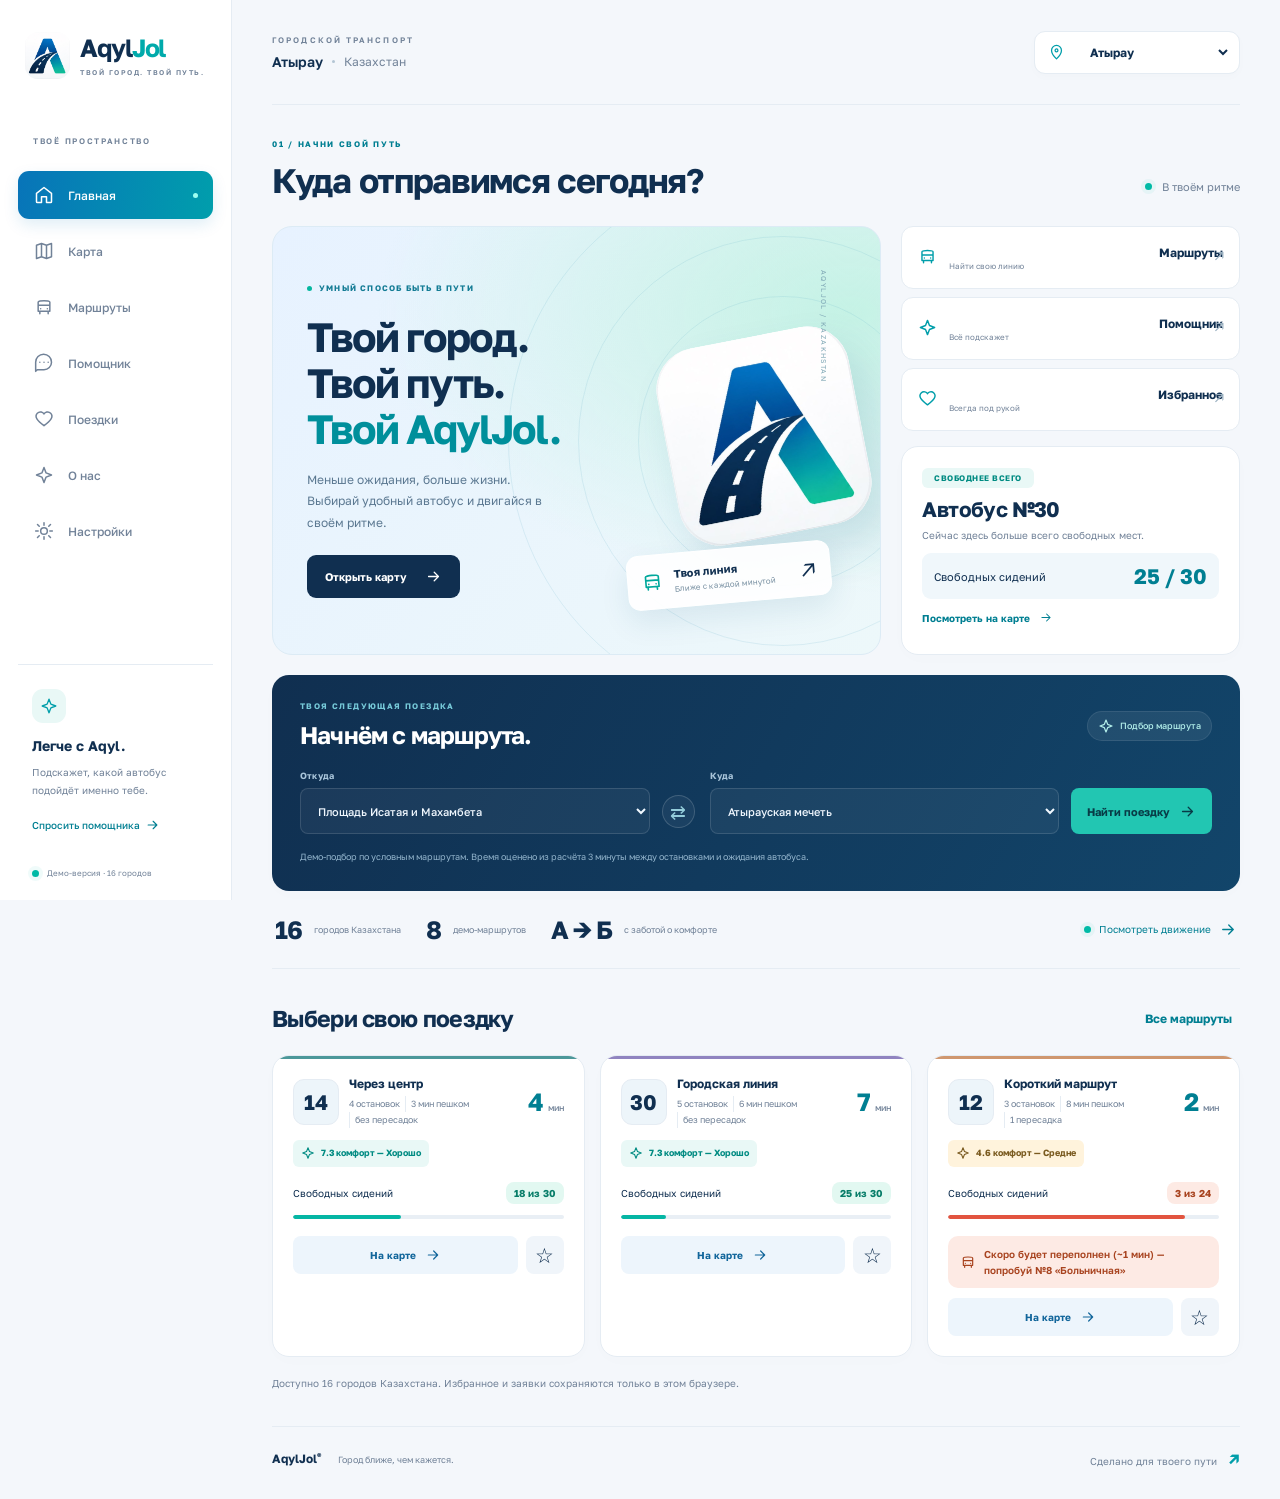
<file: index.html>
<!doctype html><html lang="ru"><head><meta charset="UTF-8"><meta name="viewport" content="width=device-width,initial-scale=1,viewport-fit=cover"><meta name="theme-color" content="#006d70"><title>AqylJol — Главная</title><link rel="stylesheet" href="style.css"><link rel="stylesheet" href="enhanced.css"><link rel="stylesheet" href="brand.css"><link rel="icon" type="image/svg+xml" href="assets/aqyljol-icon.svg"></head><body data-page="home"><header id="header" class="topbar"></header><main id="app" class="shell"></main><nav id="nav" class="nav" aria-label="Основная навигация"></nav><div id="toast" class="toast" role="status"></div><script src="enhanced.js" defer></script><script src="script.js" defer></script><script src="brand.js" defer></script></body></html>
</file>
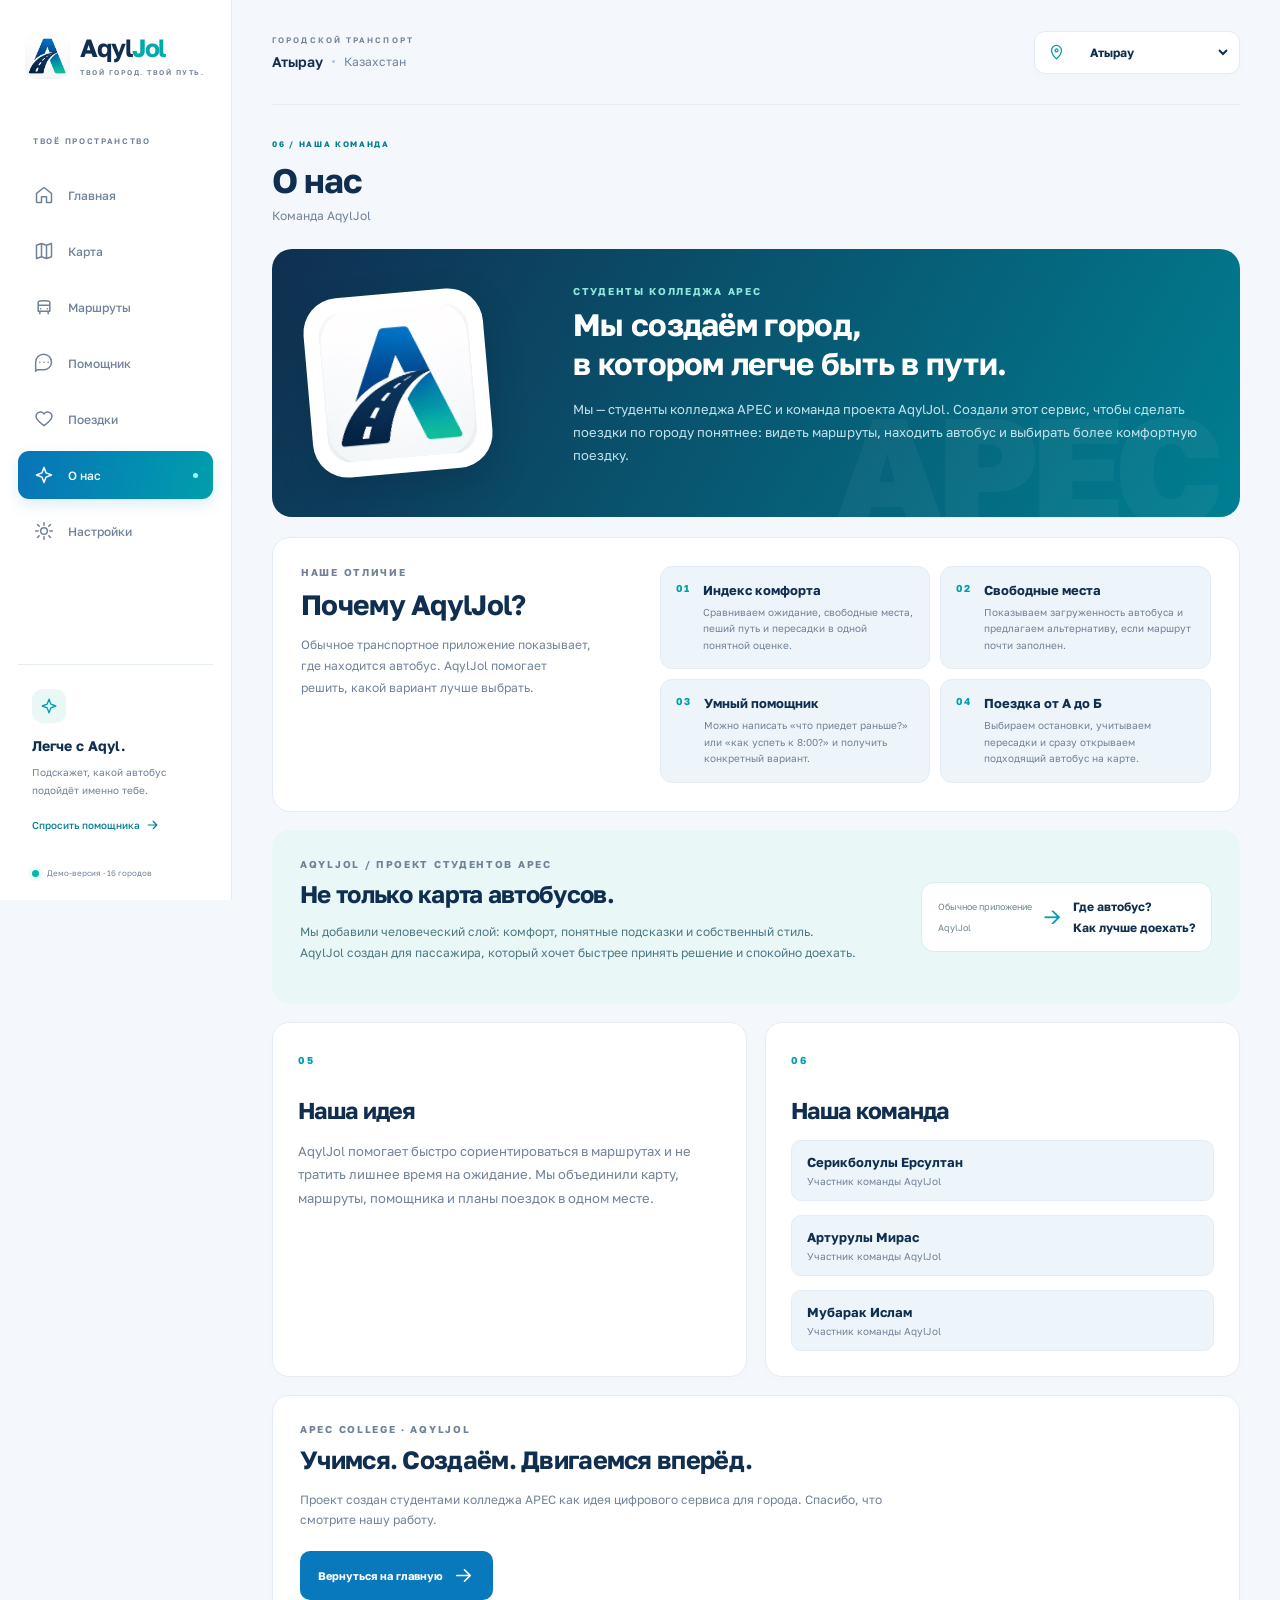
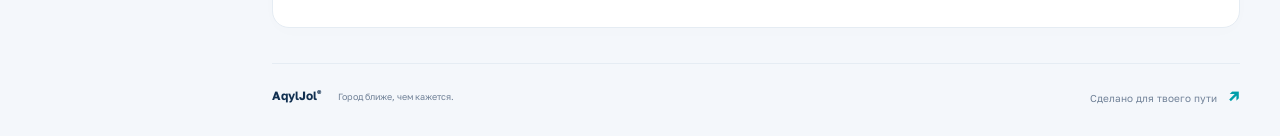
<file: about.html>
<!doctype html><html lang="ru"><head><meta charset="UTF-8"><meta name="viewport" content="width=device-width,initial-scale=1,viewport-fit=cover"><meta name="theme-color" content="#007f92"><title>AqylJol — О нас</title><link rel="stylesheet" href="style.css"><link rel="stylesheet" href="enhanced.css"><link rel="stylesheet" href="brand.css"><link rel="icon" type="image/svg+xml" href="assets/aqyljol-icon.svg"></head><body data-page="about"><header id="header" class="topbar"></header><main id="app" class="shell"></main><nav id="nav" class="nav" aria-label="Основная навигация"></nav><div id="toast" class="toast" role="status"></div><script src="enhanced.js" defer></script><script src="script.js" defer></script><script src="brand.js" defer></script></body></html>
</file>
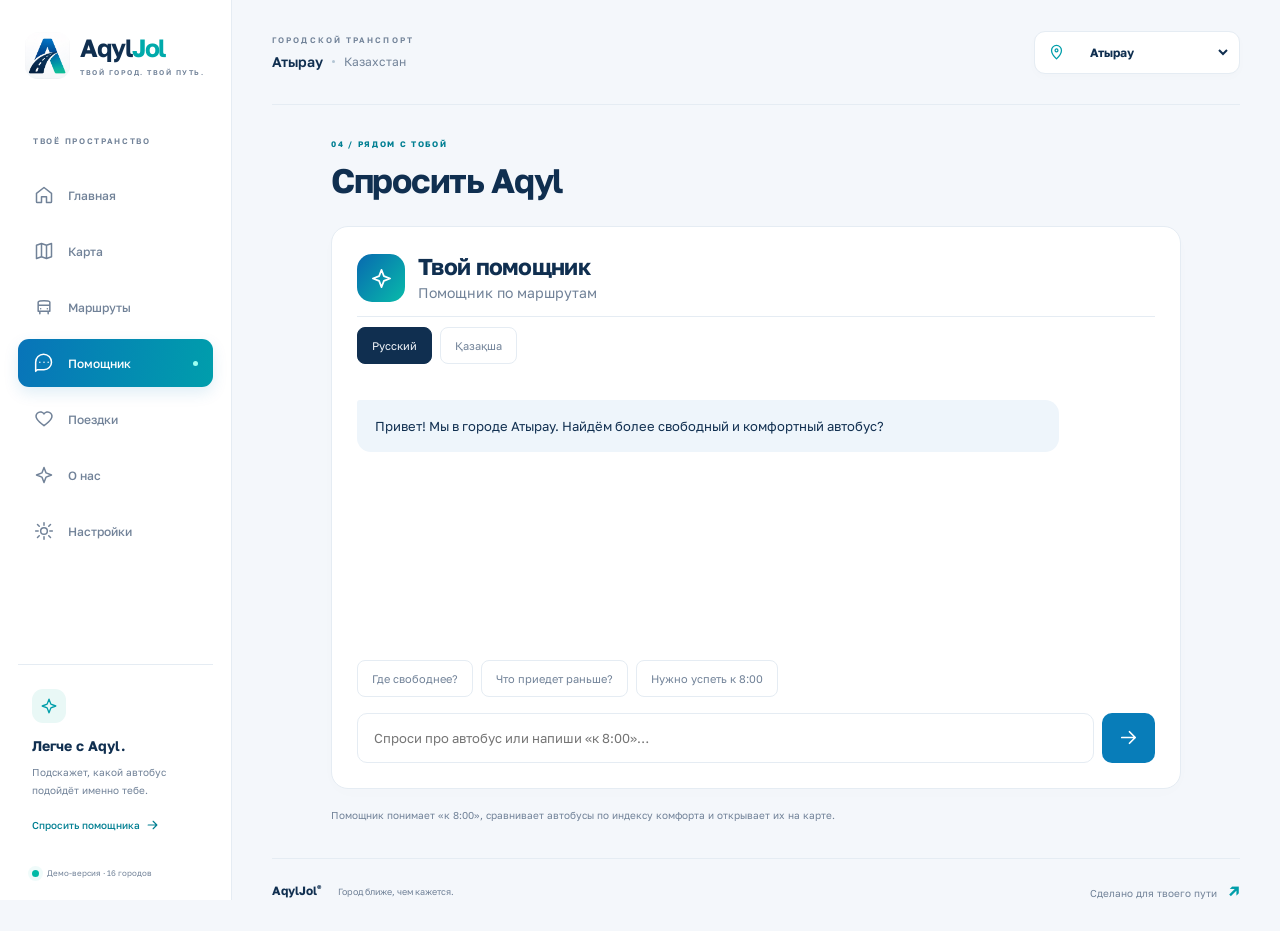
<file: assistant.html>
<!doctype html><html lang="ru"><head><meta charset="UTF-8"><meta name="viewport" content="width=device-width,initial-scale=1,viewport-fit=cover"><meta name="theme-color" content="#006d70"><title>AqylJol — Помощник</title><link rel="stylesheet" href="style.css"><link rel="stylesheet" href="enhanced.css"><link rel="stylesheet" href="brand.css"><link rel="icon" type="image/svg+xml" href="assets/aqyljol-icon.svg"></head><body data-page="assistant"><header id="header" class="topbar"></header><main id="app" class="shell"></main><nav id="nav" class="nav" aria-label="Основная навигация"></nav><div id="toast" class="toast" role="status"></div><script src="enhanced.js" defer></script><script src="script.js" defer></script><script src="brand.js" defer></script></body></html>
</file>
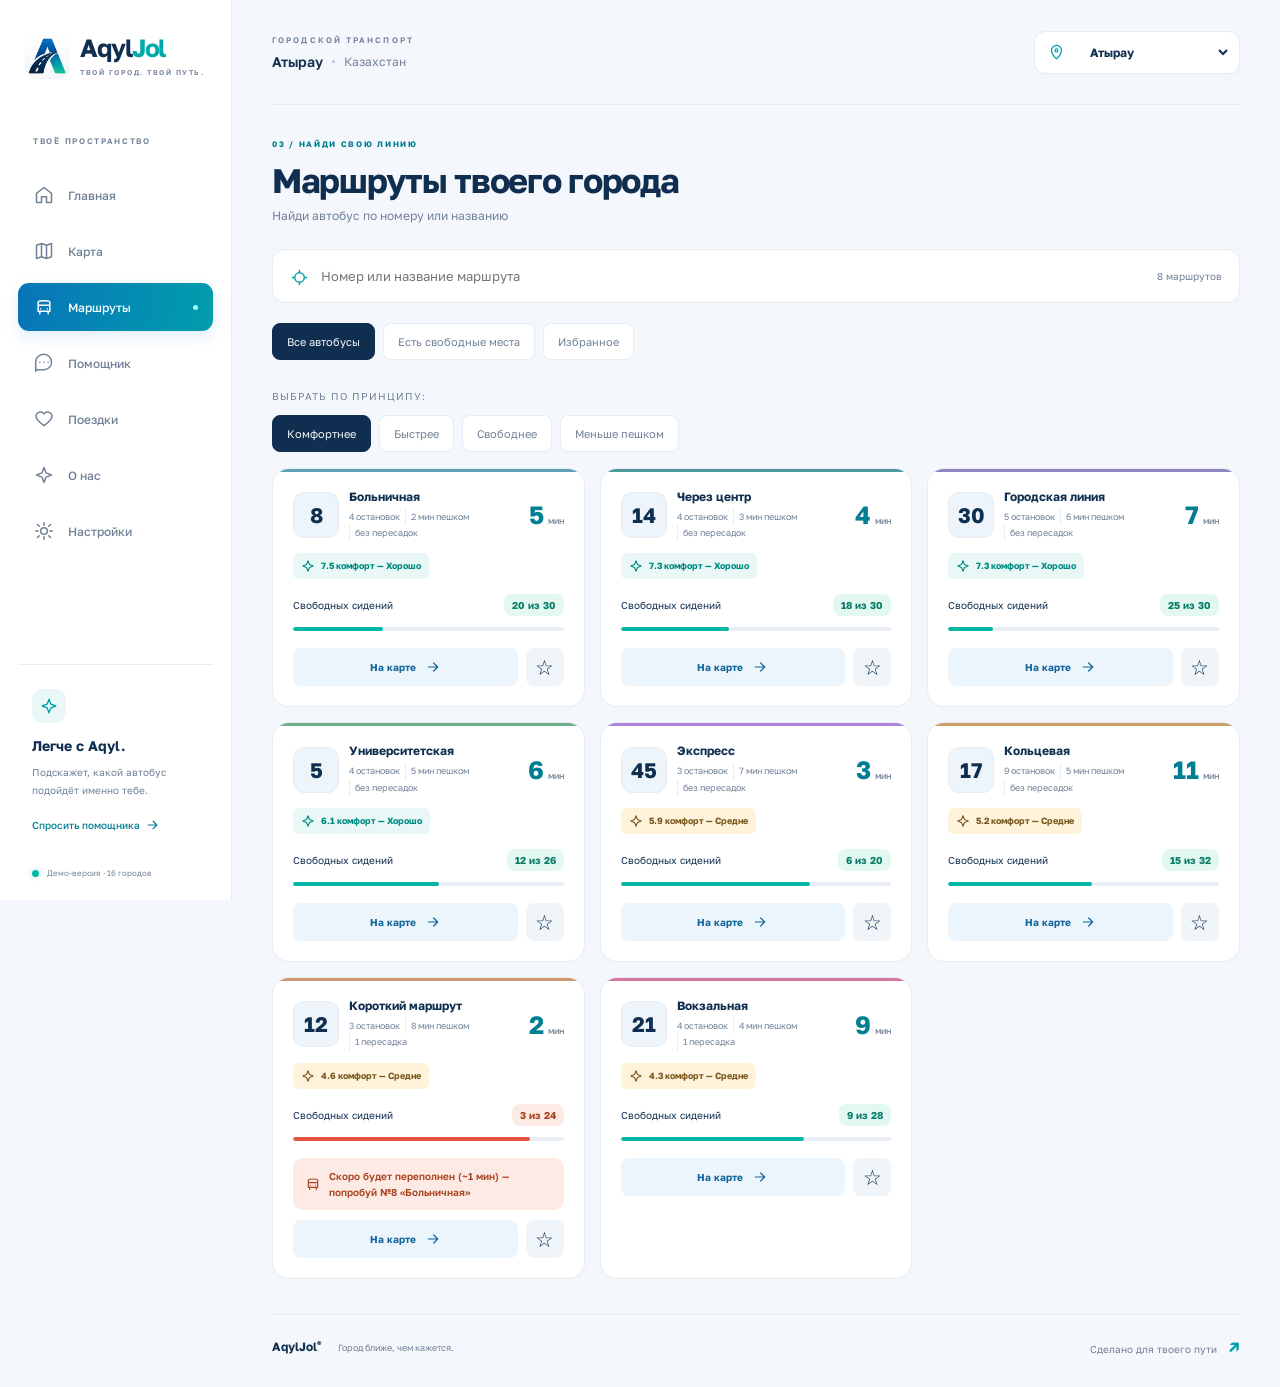
<file: routes.html>
<!doctype html><html lang="ru"><head><meta charset="UTF-8"><meta name="viewport" content="width=device-width,initial-scale=1,viewport-fit=cover"><meta name="theme-color" content="#006d70"><title>AqylJol — Маршруты</title><link rel="stylesheet" href="style.css"><link rel="stylesheet" href="enhanced.css"><link rel="stylesheet" href="brand.css"><link rel="icon" type="image/svg+xml" href="assets/aqyljol-icon.svg"></head><body data-page="routes"><header id="header" class="topbar"></header><main id="app" class="shell"></main><nav id="nav" class="nav" aria-label="Основная навигация"></nav><div id="toast" class="toast" role="status"></div><script src="enhanced.js" defer></script><script src="script.js" defer></script><script src="brand.js" defer></script></body></html>
</file>
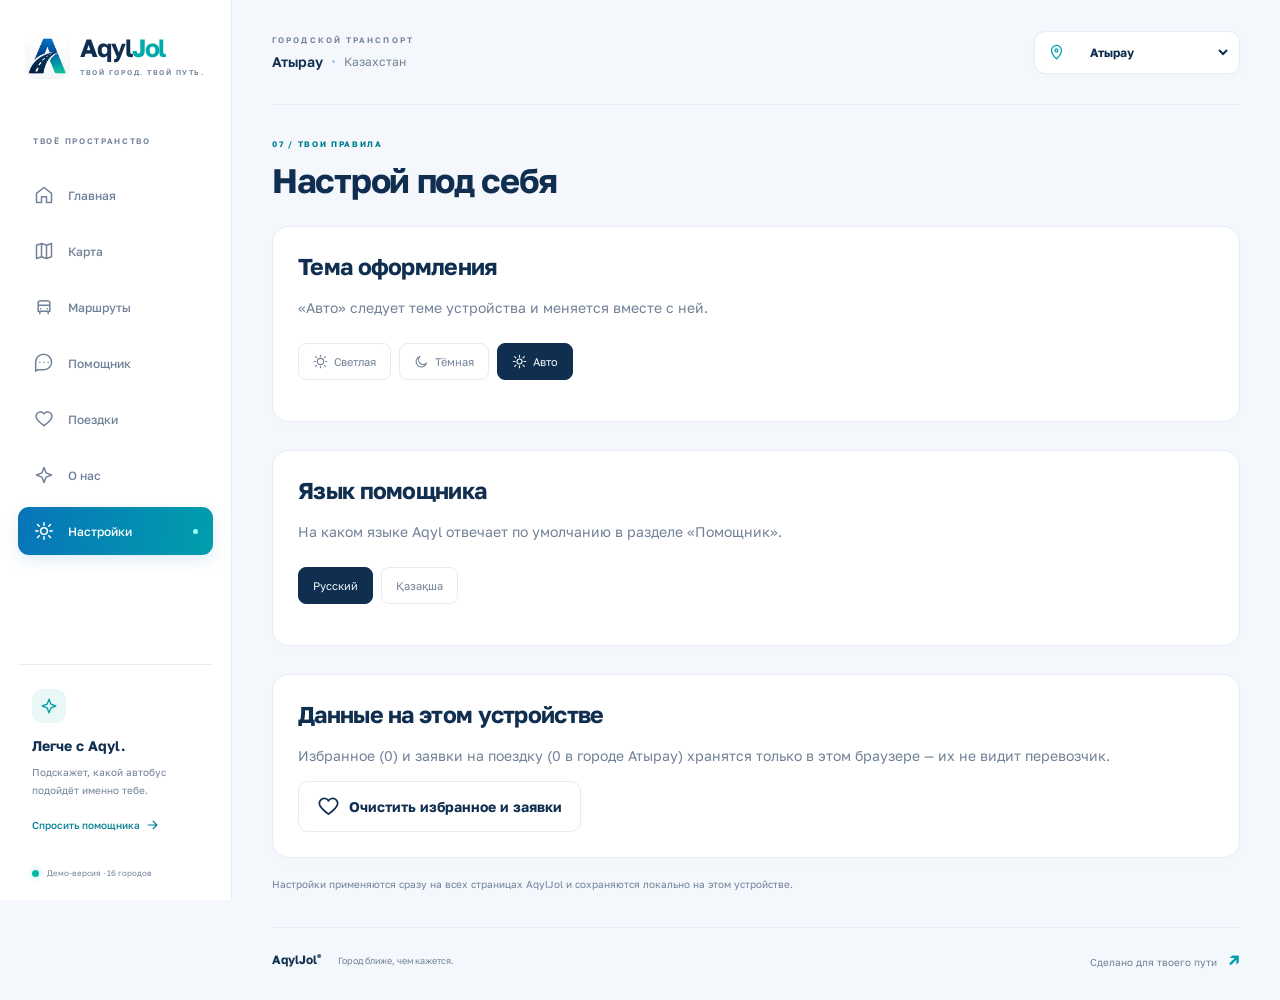
<file: settings.html>
<!doctype html><html lang="ru"><head><meta charset="UTF-8"><meta name="viewport" content="width=device-width,initial-scale=1,viewport-fit=cover"><meta name="theme-color" content="#006d70"><title>AqylJol — Настройки</title><link rel="stylesheet" href="style.css"><link rel="stylesheet" href="enhanced.css"><link rel="stylesheet" href="brand.css"><link rel="icon" type="image/svg+xml" href="assets/aqyljol-icon.svg"></head><body data-page="settings"><header id="header" class="topbar"></header><main id="app" class="shell"></main><nav id="nav" class="nav" aria-label="Основная навигация"></nav><div id="toast" class="toast" role="status"></div><script src="enhanced.js" defer></script><script src="script.js" defer></script><script src="brand.js" defer></script></body></html>
</file>
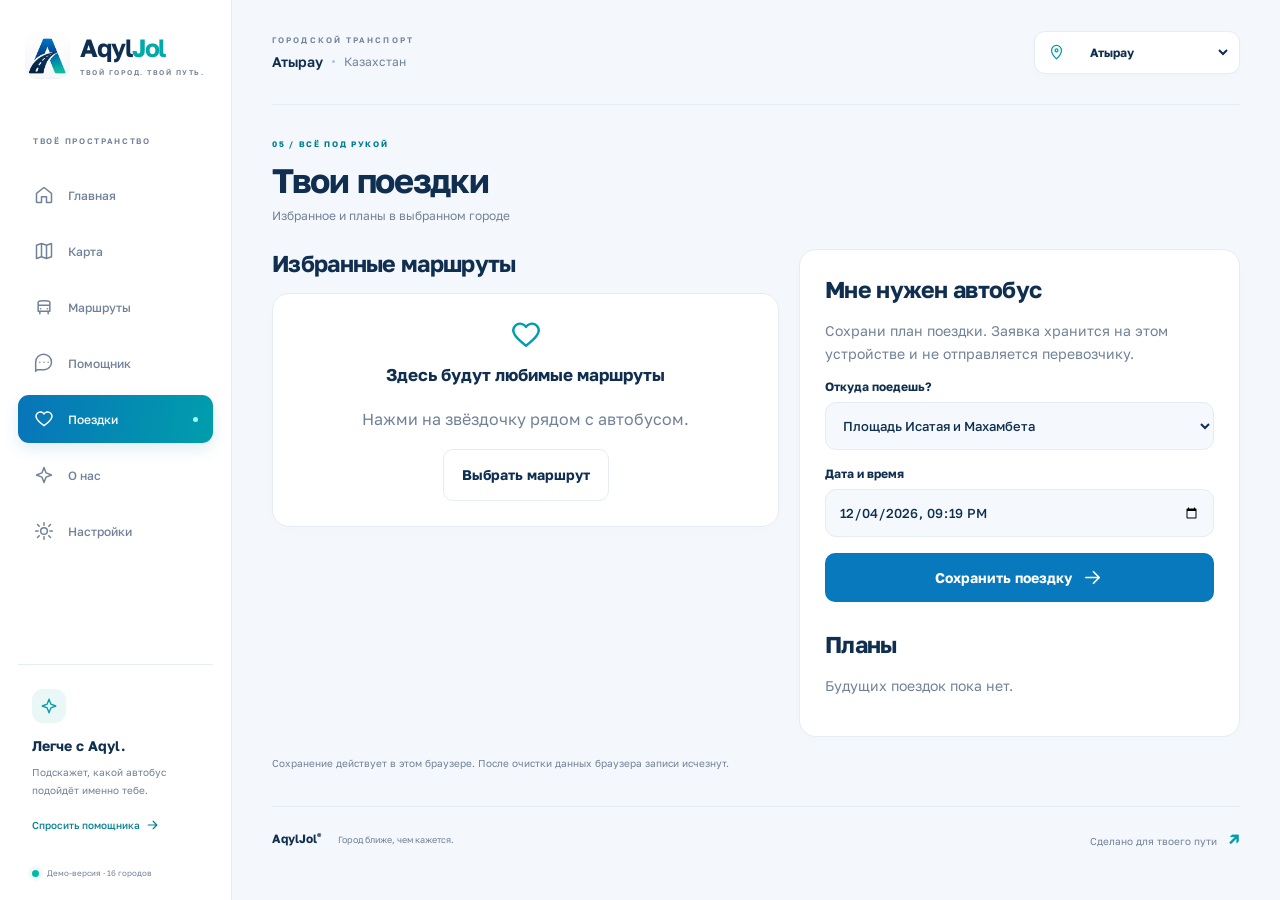
<file: trips.html>
<!doctype html><html lang="ru"><head><meta charset="UTF-8"><meta name="viewport" content="width=device-width,initial-scale=1,viewport-fit=cover"><meta name="theme-color" content="#006d70"><title>AqylJol — Мои поездки</title><link rel="stylesheet" href="style.css"><link rel="stylesheet" href="enhanced.css"><link rel="stylesheet" href="brand.css"><link rel="icon" type="image/svg+xml" href="assets/aqyljol-icon.svg"></head><body data-page="trips"><header id="header" class="topbar"></header><main id="app" class="shell"></main><nav id="nav" class="nav" aria-label="Основная навигация"></nav><div id="toast" class="toast" role="status"></div><script src="enhanced.js" defer></script><script src="script.js" defer></script><script src="brand.js" defer></script></body></html>
</file>
<file: style.css>
@import url('https://fonts.googleapis.com/css2?family=Golos+Text:wght@400;500;600;700;800&family=Oswald:wght@500;600;700&display=swap');
:root{font-family:'Golos Text',Arial,sans-serif;font-synthesis:none;--display:'Oswald','Golos Text',Arial,sans-serif;--ink:#122120;--teal:#00747a;--teal-strong:#00565b;--lime:#c9f24e;--amber:#e0a53c;--coral:#e2543f;--muted:#5c7570;--line:#d9e3dd;--bg:#eef3ee;--card:#ffffff;--surface:#e7efe9;--input-bg:#f3f7f3;--chip-bg:#ffffff;--nav-bg:#ffffff;--toast-bg:#122120;--toast-ink:#ffffff;--hero-bg:#0d201d;--hero-ink:#a9c9c2;--hero-line:#2d4744;--badge-bg:#e2efe9;--badge-ink:#1f6a5f;--notice-bg:#fff3dc;--notice-ink:#7a5a1f;--notice-line:#ecdcb2;--seatlabel-bg:#e2f2e7;--seatlabel-ink:#1c7a53;--seatlabel-busy-bg:#fdeae4;--seatlabel-busy-ink:#a8431f;--seatbar-bg:#e5ede6;--seatbar-fill:#1f9e7c;--star-bg:#eef3ee;--star-saved-bg:#f2f7cf;--star-saved-ink:#5c7412;--bubble-bg:#e7efe9;--mini-bg:#e2efe9;--storage-warn-bg:#fff1d8;--shadow:#0c221e1f;--map-bg:#dbe6e0}
:root[data-theme="dark"]{--ink:#e9f2ee;--teal:#4fd0c8;--teal-strong:#2fb2aa;--lime:#c9f24e;--amber:#f0b95a;--coral:#ff7a63;--muted:#8fa79f;--line:#1e332e;--bg:#081312;--card:#0f1e1b;--surface:#132a25;--input-bg:#132a25;--chip-bg:#112420;--nav-bg:#0b1917;--toast-bg:#e9f2ee;--toast-ink:#081312;--hero-bg:#04120f;--hero-ink:#8fb3ab;--hero-line:#1c3532;--badge-bg:#123330;--badge-ink:#78d8c8;--notice-bg:#2a2412;--notice-ink:#e9cf7a;--notice-line:#4a3f1c;--seatlabel-bg:#0f3327;--seatlabel-ink:#6bd9ad;--seatlabel-busy-bg:#3a2415;--seatlabel-busy-ink:#f0a96a;--seatbar-bg:#16302a;--seatbar-fill:#38b090;--star-bg:#132a25;--star-saved-bg:#2c3413;--star-saved-ink:#c9e06a;--bubble-bg:#132a25;--mini-bg:#0f2b25;--storage-warn-bg:#3a2f12;--shadow:#00000066;--map-bg:#0b1917}
*{box-sizing:border-box}
html{background:var(--bg)}
body{margin:0;background:var(--bg);color:var(--ink);transition:background-color .2s ease,color .2s ease}
a{color:inherit;text-decoration:none}
button,input,select{font:inherit}
button,a,input,select{-webkit-tap-highlight-color:transparent}
button,select{cursor:pointer}
button{color:inherit}
button:disabled{opacity:.5;cursor:wait}
:focus-visible{outline:3px solid var(--teal);outline-offset:3px}
.topbar{height:86px;max-width:1140px;margin:auto;display:flex;align-items:center;justify-content:space-between;padding:calc(env(safe-area-inset-top,0px) + 8px) 24px 0}
.brand{font-family:var(--display);font-weight:700;font-size:26px;letter-spacing:.2px;display:flex;gap:10px;align-items:center}
.brand b{color:var(--teal)}
.brandmark{background:var(--ink);color:var(--lime);width:38px;height:38px;display:grid;place-items:center;border-radius:11px;font-size:22px;font-family:var(--display);font-weight:700}
.citylabel{display:flex;gap:9px;align-items:center;font-size:14px;color:var(--muted)}
.citylabel select{border:0;background:var(--card);color:var(--ink);padding:12px 30px 12px 12px;border-radius:12px;font-weight:700;max-width:180px}
.shell{max-width:1092px;margin:auto;padding:4px 24px 130px}
.pageheading{display:flex;justify-content:space-between;align-items:center;gap:12px;margin:20px 0 24px}
h1{font-family:var(--display);font-weight:700;font-size:38px;letter-spacing:.2px;line-height:1.05;margin:0}
h2{font-family:var(--display);font-weight:700;font-size:24px;letter-spacing:.2px;margin:0 0 15px}
h3{font-size:17px;margin:0;font-weight:700}
.muted{color:var(--muted);font-size:14px;line-height:1.65}
.tag{display:inline-flex;align-items:center;gap:6px;padding:5px 12px;border-radius:8px;background:var(--badge-bg);color:var(--badge-ink);font-size:13px;font-weight:700;margin-bottom:10px}
.badge{display:inline-flex;align-items:center;gap:6px;padding:6px 10px;border-radius:20px;background:var(--badge-bg);color:var(--badge-ink);font-size:12px;font-weight:700;white-space:nowrap}
.hero{background:var(--hero-bg);color:#fff;border-radius:18px;padding:32px;position:relative;overflow:hidden}
.hero-line{position:absolute;top:0;right:-4%;width:58%;height:100%;opacity:.85;pointer-events:none}
.hero h1{position:relative;font-size:42px;max-width:480px}
.hero p{position:relative;color:var(--hero-ink);line-height:1.65;font-size:14px;max-width:440px;margin:16px 0 22px}
.hero .hero-tag{position:relative;display:inline-block;color:var(--lime);margin-bottom:16px;font-size:12px;font-weight:700;border:1px solid var(--hero-line);border-radius:8px;padding:7px 11px}
.hero .primary{position:relative;background:var(--lime);color:#132018}
.primary,.secondary,.linkbutton{border:0;border-radius:11px;min-height:46px;padding:13px 18px;font-weight:700;font-size:14px;display:inline-flex;align-items:center;justify-content:center;gap:9px}
.primary{background:var(--ink);color:var(--lime)}
:root[data-theme="dark"] .primary{background:var(--teal);color:#04120f}
.secondary{background:transparent;color:var(--ink);border:1.5px solid var(--line)}
.linkbutton{background:transparent;color:var(--teal-strong);padding:8px;min-height:44px}
:root[data-theme="dark"] .linkbutton{color:var(--teal)}
.full{width:100%}
.card{background:var(--card);border:1px solid var(--line);border-radius:16px;padding:22px}
.twocol{display:grid;grid-template-columns:1.15fr 1fr;gap:20px}
.section{margin-top:28px}
.sectiontitle{display:flex;justify-content:space-between;align-items:center;gap:12px;margin-bottom:14px}
.sectiontitle h2{margin:0}
.quickgrid{display:grid;grid-template-columns:repeat(3,1fr);gap:12px;margin:20px 0}
.quick{background:var(--card);border:1px solid var(--line);border-radius:14px;padding:17px 12px;display:flex;flex-direction:column;gap:13px;font-size:14px;font-weight:700;color:var(--ink)}
.quick .icon{color:var(--teal)}
.icon{width:23px;height:23px;flex-shrink:0;vertical-align:middle}
.nav{position:fixed;bottom:16px;left:50%;transform:translateX(-50%);width:min(580px,calc(100% - 28px));z-index:1100;background:var(--nav-bg);border:1px solid var(--line);border-radius:20px;box-shadow:0 10px 40px var(--shadow);display:flex;padding:9px 6px;padding-bottom:max(9px,env(safe-area-inset-bottom))}
.nav a{flex:1;display:flex;align-items:center;flex-direction:column;justify-content:center;gap:6px;min-height:54px;border-radius:12px;font-size:12px;color:var(--muted);font-weight:600}
.nav a.active{background:var(--ink);color:var(--lime)}
:root[data-theme="dark"] .nav a.active{background:var(--teal);color:#04120f}
.nav .icon{width:22px;height:22px}
.buscard{position:relative;background:var(--card);border:1px solid var(--line);border-left:4px solid var(--accent,var(--teal));border-radius:14px;padding:18px 18px 18px 20px;margin-bottom:12px}
.bushead{display:flex;justify-content:space-between;gap:12px;align-items:center}
.busidentity{display:flex;align-items:center;gap:12px}
.route-number{display:flex;align-items:center;justify-content:center;background:var(--accent,var(--teal));color:#fff;border-radius:11px;min-width:52px;height:44px;font-family:var(--display);font-weight:700;font-size:19px}
.eta{font-family:var(--display);font-size:22px;font-weight:700;white-space:nowrap;display:flex;align-items:baseline;gap:4px}
.eta small{font-size:12px;font-weight:500;color:var(--muted);font-family:'Golos Text',Arial,sans-serif}
.route-name{font-size:14px;font-weight:700}
.route-stats{display:flex;flex-wrap:wrap;margin-top:5px;font-size:12px;color:var(--muted)}
.route-stats span{padding:0 9px;border-left:1px solid var(--line)}
.route-stats span:first-child{padding-left:0;border-left:0}
.seatrow{display:flex;align-items:center;justify-content:space-between;margin-top:17px;font-size:13px;gap:8px}
.seatlabel{color:var(--seatlabel-ink);background:var(--seatlabel-bg);padding:5px 8px;border-radius:8px;font-weight:700}
.seatlabel.busy{background:var(--seatlabel-busy-bg);color:var(--seatlabel-busy-ink)}
.seatbar{height:5px;background:var(--seatbar-bg);margin:10px 0 14px;border-radius:8px;overflow:hidden}
.seatbar span{display:block;height:100%;background:var(--seatbar-fill);border-radius:8px}
.actions{display:flex;gap:8px;align-items:center}
.actions .primary{flex:1}
.star{height:46px;width:46px;border-radius:12px;background:var(--star-bg);color:var(--ink);border:0;font-size:24px}
.star.saved{background:var(--star-saved-bg);color:var(--star-saved-ink)}
.search{width:100%;background:var(--card);color:var(--ink);border:1px solid var(--line);border-radius:13px;min-height:50px;padding:13px 16px;font-size:16px}
.filters{display:flex;gap:8px;overflow:auto;padding:12px 0 18px}
.chip{border:1px solid var(--line);background:var(--chip-bg);color:var(--ink);padding:10px 14px;border-radius:11px;font-size:13px;white-space:nowrap;min-height:42px;display:inline-flex;align-items:center;gap:6px}
.chip .icon{width:15px;height:15px}
.chip.active{background:var(--ink);color:var(--lime);border-color:var(--ink)}
:root[data-theme="dark"] .chip.active{background:var(--teal);color:#04120f;border-color:var(--teal)}
.mapwrap{overflow:hidden;border-radius:16px;border:1px solid var(--line);background:var(--map-bg);position:relative}
.map{height:66svh;min-height:420px;width:100%;z-index:1}
.maptools{display:flex;gap:8px;flex-wrap:wrap;margin:12px 0}
.mapstatus{font-size:12px;color:var(--muted);line-height:1.5;margin:8px 0}
.mapmarker{background:var(--teal);color:#fff;border:3px solid var(--card);border-radius:11px;box-shadow:0 3px 12px #163d3444;display:flex;align-items:center;justify-content:center;font-family:var(--display);font-size:14px;font-weight:700;height:100%}
.mapmarker.chosen{background:var(--lime);color:#132018;border-color:var(--teal)}
.mapmarker .icon{width:15px;height:15px;margin-right:3px}
.stopdot{background:var(--card);border:3px solid var(--teal);border-radius:50%;width:100%;height:100%}
.mapgrid{display:grid;grid-template-columns:1.7fr 1fr;gap:20px}
.comfortrow{margin-top:12px}
.comfort{display:inline-flex;align-items:center;gap:6px;padding:6px 10px;border-radius:9px;font-size:12px;font-weight:700}
.comfort .icon{width:14px;height:14px}
.comfort-great{background:var(--seatlabel-bg);color:var(--seatlabel-ink)}
.comfort-good{background:#eef6d8;color:#5a7412}
.comfort-mid{background:var(--notice-bg);color:var(--notice-ink)}
.comfort-low{background:var(--seatlabel-busy-bg);color:var(--coral)}
:root[data-theme="dark"] .comfort-good{background:#233417;color:#c3e07f}
.crowd-warn{display:flex;align-items:center;gap:8px;margin-top:12px;padding:10px 12px;border-radius:10px;background:var(--seatlabel-busy-bg);color:var(--seatlabel-busy-ink);font-size:12px;font-weight:600;line-height:1.5}
.crowd-warn .icon{width:16px;height:16px;flex-shrink:0}
.sortlabel{margin:2px 0 0}
.stops{list-style:none;padding:0;margin:18px 0}
.stops li{position:relative;border-left:2px solid var(--line);padding:0 0 22px 20px;margin-left:6px;font-size:14px}
.stops li:before{content:'';position:absolute;left:-6px;top:3px;width:10px;height:10px;border:2px solid var(--teal);border-radius:50%;background:var(--card)}
.stops li:last-child{border-color:transparent;padding-bottom:0}
.empty{text-align:center;padding:30px 20px;color:var(--muted);line-height:1.7}
.empty .icon{width:32px;height:32px;color:var(--teal);margin-bottom:10px}
.chatintro{display:flex;align-items:center;gap:13px}
.botavatar{background:var(--lime);width:48px;height:48px;border-radius:14px;display:grid;place-items:center;color:#132018}
.messages{display:flex;flex-direction:column;gap:12px;min-height:220px;max-height:420px;overflow:auto;padding:20px 0}
.bubble{max-width:88%;background:var(--bubble-bg);color:var(--ink);padding:14px 17px;border-radius:4px 16px 16px 16px;font-size:14px;line-height:1.7;white-space:pre-wrap;overflow-wrap:anywhere}
.bubble.user{align-self:flex-end;background:var(--ink);color:var(--lime);border-radius:16px 4px 16px 16px}
:root[data-theme="dark"] .bubble.user{background:var(--teal);color:#04120f}
.chat-form{display:flex;gap:8px}
.chat-form input{flex:1;min-width:0}
.chat-form button{padding:12px 15px}
.field{display:block;margin-bottom:16px;font-size:14px;font-weight:700}
.field select,.field input{display:block;width:100%;font:inherit;font-weight:500;background:var(--input-bg);border:1px solid var(--line);border-radius:11px;padding:13px;margin-top:8px;min-height:48px;color:var(--ink)}
.request-item{padding:15px 0;border-bottom:1px solid var(--line);font-size:14px}
.request-item .actions{justify-content:space-between;margin-top:8px}
.toast{position:fixed;left:50%;bottom:calc(110px + env(safe-area-inset-bottom,0px));transform:translateX(-50%);z-index:2000;background:var(--toast-bg);color:var(--toast-ink);border-radius:13px;padding:12px 18px;font-size:14px;width:max-content;max-width:90%;box-shadow:0 5px 25px #0002}
.toast:empty{display:none}
.leaflet-container{font-family:'Golos Text',Arial,sans-serif;background:var(--map-bg)!important}
.leaflet-control-attribution{font-size:11px!important}
.storage-warning{background:var(--storage-warn-bg);color:var(--notice-ink);padding:12px;font-size:13px}
.mini-stat{display:flex;justify-content:space-between;align-items:center;background:var(--mini-bg);border-radius:13px;padding:15px;margin-top:18px;font-size:14px}
.mini-stat strong{font-family:var(--display);font-size:26px;color:var(--teal-strong)}
:root[data-theme="dark"] .mini-stat strong{color:var(--teal)}
.footnote{font-size:12px;line-height:1.6;color:var(--muted);margin-top:18px}
.error{padding:30px;line-height:1.7}
.city-caption{font-size:13px;color:var(--muted);margin-top:8px}
@media(min-width:900px){.hero{min-height:300px;display:flex;flex-direction:column;align-items:flex-start;justify-content:center}.routesgrid{display:grid;grid-template-columns:1fr 1fr;gap:14px}.routesgrid .buscard{margin:0}.assistantpage{max-width:720px;margin:auto}.map{height:680px}}
@media(max-width:700px){.topbar{height:auto;min-height:75px;padding:calc(env(safe-area-inset-top,0px) + 10px) 18px 8px}.brand{font-size:22px;gap:7px}.brandmark{width:33px;height:33px;font-size:20px}.citylabel{gap:0}.citylabel>.icon{display:none}.citylabel select{font-size:14px;max-width:145px;padding:11px}.shell{padding:0 18px 125px}.pageheading{margin-top:13px}h1{font-size:32px}.hero{padding:24px;border-radius:16px}.hero-line{width:70%;opacity:.55}.hero h1{font-size:34px}.hero p{margin:14px 0 20px}.twocol,.mapgrid{grid-template-columns:1fr}.quickgrid{gap:8px}.quick{font-size:13px;padding:15px 11px}.card{padding:18px}.mapgrid{gap:14px}.nav{bottom:10px}.buscard{padding:16px 16px 16px 18px}.section{margin-top:22px}.messages{max-height:40svh}.badge{font-size:12px}.maptools .secondary{font-size:13px;padding:10px 12px}.sectiontitle h2{font-size:20px}}
@media(max-width:420px){.nav a span{display:none}.nav a{min-height:50px}.nav{padding:6px 4px}.nav .icon{width:24px;height:24px}.eta{font-size:19px}.route-number{min-width:44px;height:40px;font-size:16px}}
@media(prefers-reduced-motion:reduce){*{scroll-behavior:auto!important}}
</file>
<file: enhanced.css>
/* Visual layer: the original stylesheet and every page remain available. */
:root{--display:'Golos Text',Arial,sans-serif;--bg:#f5f6f0;--card:#fff;--ink:#173c32;--muted:#718079;--line:#e0e6dd;--teal:#31745b;--teal-strong:#225940;--hero-bg:#153c30;--lime:#d5f779}
:root[data-theme="dark"]{--bg:#091611;--card:#10261d;--ink:#e8f1e6;--muted:#a0b7a6;--line:#294237;--teal:#9fd5ab;--teal-strong:#b4e9bc;--hero-bg:#143628;--input-bg:#193327;--nav-bg:#10261d}
body{background-image:radial-gradient(ellipse at 90% 0%,#bbd6ac20,transparent 40%)}
h1,h2{letter-spacing:-1.1px}h1{font-size:38px;line-height:1.14}h2{font-size:23px;line-height:1.25}
.topbar{max-width:1328px;height:94px;border-bottom:1px solid var(--line);padding-top:0;margin-bottom:26px}
.brand{font-size:25px;letter-spacing:-1px}.brandmark{background:#204c39;border-radius:50% 50% 50% 14%;color:var(--lime);font-size:24px;width:43px;height:43px}
.header-note{font-size:12px;color:var(--muted);margin-left:28px;margin-right:auto;display:flex;align-items:center;gap:8px}.header-note i{height:6px;width:6px;background:#77a37b;border-radius:50%}
.citylabel{border:1px solid var(--line);border-radius:30px;padding:0 10px;background:var(--card)}.citylabel select{background:transparent;max-width:190px}
.shell{max-width:1280px}.pageheading{margin:22px 0 26px}.today-label{font-size:10px;letter-spacing:1.8px;color:var(--muted)}
.card,.buscard{box-shadow:0 5px 22px #173c3204;border-radius:20px}.card{padding:25px}
.hero{padding:38px;border-radius:26px;min-height:350px;background:radial-gradient(ellipse at 95% 40%,#305c42 0,transparent 65%),#153c30}
.hero h1{font-size:clamp(32px,3.1vw,44px);line-height:1.16;letter-spacing:-1.7px;max-width:460px;z-index:2}.hero p{max-width:330px;z-index:2;color:#c0d1bf;font-size:13px}.hero .hero-tag{letter-spacing:1.8px;text-transform:uppercase;border:0;padding:0;font-size:10px;z-index:2}.hero .primary{z-index:2;background:var(--lime)!important;color:#173c32!important;border-radius:30px;padding-left:22px;padding-right:22px}.hero-line{opacity:.1}
body[data-page="home"] .twocol{grid-template-columns:1.85fr 1fr;gap:22px}.quickgrid{margin:0 0 14px}.quick{border-radius:17px;min-height:94px;justify-content:space-between}.quick .icon{height:21px}.quick:hover{background:var(--surface);transform:translateY(-3px)}
#freest-card{min-height:242px}#freest-card h2{font-size:26px;margin-bottom:4px}#freest-card .muted{margin-top:7px}.tag{font-size:10px;letter-spacing:.6px;text-transform:uppercase;background:var(--surface);border-radius:20px}.mini-stat{margin-top:12px;padding:12px 14px}.mini-stat strong{font-size:25px}
.city-art{position:absolute;right:-60px;bottom:10px;width:410px;pointer-events:none;opacity:.9;transform:rotate(-7deg)}.city-art svg{width:100%;display:block}.art-label{position:absolute;bottom:20px;left:170px;background:#fff;color:#264c35;border-radius:12px;padding:12px 14px;font-size:10px;box-shadow:0 8px 24px #0002;transform:rotate(7deg);display:flex;gap:10px;align-items:center}.art-label i{width:6px;height:6px;border-radius:50%;background:#74a743}.art-label span{font-size:16px}
.journey-planner{margin-top:24px;padding:26px 28px}.eyebrow{font-size:10px;letter-spacing:1.7px;font-weight:700;color:var(--muted);display:block;margin-bottom:9px}.planner-heading{display:flex;align-items:center;justify-content:space-between;gap:10px;margin-bottom:20px}.planner-heading h2{margin:0;font-size:24px}.planner-heading .badge{font-size:11px;font-weight:500}
#journey-form{display:grid;grid-template-columns:1fr 42px 1fr auto;gap:16px;align-items:end}#journey-form .field{margin:0;font-size:11px;color:var(--muted)}#journey-form select{font-size:13px;color:var(--ink);background:var(--bg);min-height:50px}#journey-form .primary{height:50px;border-radius:12px;background:#204c39;color:#e6f8c7}.swap-stops{border:1px solid var(--line);background:var(--card);width:40px;height:40px;border-radius:50%;font-size:22px;align-self:end;margin-bottom:5px;color:var(--teal)}
.journey-planner .footnote{margin-bottom:0;font-size:10px}.journey-result{display:flex;align-items:center;gap:16px;border-top:1px solid var(--line);padding:16px 0}.journey-result:first-child{margin-top:20px}.journey-result>span:nth-child(2){flex:1}.journey-result strong{font-size:13px}.journey-result small{display:block;margin-top:6px;color:var(--muted);font-size:12px}.journey-route{display:flex;gap:7px;align-items:center}.journey-route b{display:grid;place-items:center;min-width:40px;height:36px;border-radius:9px;color:white}.planner-message{color:var(--teal);font-size:14px;margin-bottom:0}
.city-metrics{display:flex;align-items:center;gap:48px;padding:24px 8px;border-bottom:1px solid var(--line)}.city-metrics>div{display:flex;gap:12px;align-items:center}.city-metrics strong{font-size:27px;letter-spacing:-1px}.city-metrics span{font-size:11px;max-width:100px;line-height:1.5;color:var(--muted)}.city-metrics a{margin-left:auto;display:flex;align-items:center;gap:8px;font-size:12px}
.routesgrid{grid-template-columns:repeat(3,1fr);gap:16px}.buscard{border-left-width:1px;padding:22px}.buscard:before{content:'';position:absolute;top:22px;left:0;width:3px;height:40px;background:var(--accent);border-radius:0 4px 4px 0}.route-number{font-family:var(--display);font-size:20px;width:48px;min-width:48px;height:48px;border-radius:14px}.eta{font-family:var(--display);font-size:25px}.route-stats{font-size:10px;line-height:1.7}.route-stats span{padding:0 5px}.comfort{font-size:10px}.seatrow{font-size:11px}.actions .primary{font-size:12px;background:var(--surface);color:var(--ink);min-height:42px}.star{height:42px;width:42px}.crowd-warn{font-size:11px}.primary,.secondary,.quick,.chip,.star{transition:transform .18s,background .18s,box-shadow .18s}.primary:hover,.secondary:hover{transform:translateY(-1px);box-shadow:0 4px 14px #173c3214}
.nav{width:min(660px,calc(100% - 28px));padding:8px;background:var(--nav-bg);border-radius:24px;box-shadow:0 8px 35px #173c321c}.nav a{border-radius:16px;font-size:10px}.nav a.active{background:#214a37;color:var(--lime)}.nav a:hover:not(.active){background:var(--surface)}
.live-banner{display:flex;align-items:center;gap:10px;padding:13px 18px;border:1px solid var(--line);background:var(--card);border-radius:14px;margin-bottom:20px;font-size:12px}.live-banner>span:not(.live-dot){color:var(--muted)}.live-dot{display:inline-block;width:7px;height:7px;flex-shrink:0;border-radius:50%;background:#76a93e;box-shadow:0 0 0 4px #76a93e15}.banner-end{margin-left:auto;font-size:11px}.mapgrid{grid-template-columns:minmax(0,1.9fr) minmax(300px,1fr);align-items:start}.mapwrap{border-radius:22px}.map{height:690px}.map-caption{position:absolute;bottom:25px;left:14px;z-index:450;display:flex;align-items:center;gap:8px;background:var(--card);border:1px solid var(--line);border-radius:10px;padding:10px;font-size:10px;font-weight:700;pointer-events:none}.map-caption span{font-size:8px;letter-spacing:1px;color:var(--muted)}.map-caption .icon{height:16px;width:16px}
.mapmarker{background:var(--bus-color);border-radius:13px;box-shadow:0 4px 10px #173c3240;border:3px solid #fff;font-family:var(--display);gap:3px}.mapmarker.chosen{background:#d5f779;border-color:#173c32;color:#173c32;box-shadow:0 0 0 6px #d5f77955,0 5px 18px #173c3244}.mapmarker .icon{width:18px;height:18px}.bus-pin:focus-visible{outline:3px solid var(--teal)}.maptools{gap:7px;align-items:center}.maptools .secondary{font-size:11px;min-height:40px;padding:9px 12px;background:var(--card)}.maptools [aria-pressed="true"]{background:var(--surface);border-color:var(--teal)}.speed-control{display:flex;gap:6px;align-items:center;font-size:11px;color:var(--muted);margin-left:auto}.speed-control select{border:1px solid var(--line);border-radius:10px;background:var(--card);padding:9px 5px;color:var(--ink)}
.tracking-card{background:#204c39;color:#eef7e5;border-radius:20px;padding:22px;margin-bottom:14px}.tracking-card .eyebrow{color:#bed3bd;font-size:9px}.tracking-title{display:flex;align-items:center;justify-content:space-between}.tracking-title strong{font-size:32px;letter-spacing:-1px}.tracking-title span{background:#ffffff15;color:#d5f779;padding:6px 10px;font-size:11px;border-radius:16px}.tracking-card p{font-size:13px;line-height:1.5;min-height:39px;margin:12px 0}.motion-progress{height:4px;border-radius:5px;background:#ffffff20;overflow:hidden;margin:12px 0}.motion-progress i{display:block;height:100%;background:#d5f779;transition:width .25s linear}.tracking-card .muted{color:#c5d8bf;font-size:11px}.stops{margin-bottom:0}.stops li{font-size:12px;line-height:1.5;padding-bottom:20px}.stops li small{display:inline-block;font-size:9px;color:var(--muted);margin-right:8px}.stops li.next-stop{color:var(--teal);font-weight:700}.stops li.next-stop:before{background:var(--lime);box-shadow:0 0 0 4px #97bb6320}.fleet-picker{flex-wrap:wrap}.fleet-picker .chip{flex:1;justify-content:center}.offline-map{display:flex;height:100%;padding:30px;flex-direction:column;align-items:center;justify-content:center;text-align:center;gap:12px}.offline-map p{line-height:1.6;font-size:14px}
@media(min-width:1100px){body[data-page="home"] .hero h1{max-width:400px}.city-art{right:-95px;width:380px;bottom:4px}}
@media(min-width:1400px){.city-art{right:-35px;width:390px}}
@media(max-width:1100px){.routesgrid{grid-template-columns:repeat(2,1fr)}.city-art{opacity:.28;right:-100px}.city-metrics{gap:22px}.city-metrics a{font-size:11px}.banner-end{display:none}}
@media(max-width:800px){.topbar{margin-bottom:18px;height:78px}.header-note,.today-label{display:none}body[data-page="home"] .twocol{grid-template-columns:1fr}.hero{min-height:320px}.hero h1{font-size:37px}.city-art{opacity:.65;right:-40px;width:350px}.hero p{max-width:280px}.twocol>section:not(.hero) .quickgrid{margin-top:0}.quickgrid{grid-template-columns:repeat(3,1fr)}#freest-card{min-height:0}.mapgrid{grid-template-columns:1fr}.map{height:58svh;min-height:380px}#journey-form{grid-template-columns:1fr 36px 1fr;gap:10px}#journey-form>.primary{grid-column:1/-1}.city-metrics{flex-wrap:wrap;gap:20px;justify-content:space-between}.city-metrics a{margin-left:0}.planner-heading .badge{display:none}.journey-planner{padding:22px}.routesgrid{display:grid}.maptools .secondary{flex:1}.speed-control{margin-left:0}}
@media(max-width:520px){.shell{padding-left:16px;padding-right:16px}.topbar{padding-left:16px;padding-right:16px}.pageheading h1{font-size:29px}.hero{padding:28px;min-height:340px}.hero h1{font-size:34px;max-width:310px}.hero p{font-size:12px;max-width:235px}.city-art{opacity:.2;right:-95px}.hero .hero-tag{font-size:9px}.routesgrid{grid-template-columns:1fr}.planner-heading h2{font-size:21px}.journey-planner{padding:20px}#journey-form{grid-template-columns:1fr 38px}#journey-form .field{grid-column:1;min-width:0}#journey-form .field select{width:100%}.swap-stops{grid-column:2;grid-row:1/3;align-self:center;transform:rotate(90deg)}.city-metrics{padding:20px 0;gap:17px}.city-metrics>div{gap:8px}.city-metrics strong{font-size:23px}.city-metrics span{font-size:9px;max-width:74px}.city-metrics a{width:100%;justify-content:center}.journey-result{gap:10px;flex-wrap:wrap}.journey-result>.icon{display:none}.journey-result strong{font-size:11px}.journey-result small{font-size:10px}.live-banner{font-size:10px;gap:8px;padding:13px 12px}.map-caption span{display:none}.nav a span{display:block;font-size:8px}.nav .icon{width:20px;height:20px}.nav a{gap:4px}.citylabel select{max-width:150px}.sectiontitle h2{font-size:21px}.speed-control{width:100%;justify-content:flex-end}}
@media(prefers-reduced-motion:reduce){*,*:before,*:after{animation:none!important;transition:none!important;scroll-behavior:auto!important}}
</file>
<file: brand.css>
/* AqylJol brand edition — navy, blue, turquoise. */
:root{--ink:#102f50;--muted:#718298;--bg:#f4f7fb;--card:#fff;--line:#e5ecf3;--teal:#009eaa;--teal-strong:#007f92;--lime:#b6fff0;--surface:#edf5fa;--input-bg:#f5f8fc;--chip-bg:#fff;--nav-bg:#fff;--hero-bg:#eaf5fa;--hero-ink:#536f8b;--badge-bg:#e9f8f6;--badge-ink:#008b82;--mini-bg:#f0f7fb;--seatlabel-bg:#e2f8f1;--seatlabel-ink:#087d69;--seatbar-bg:#e9eff5;--seatbar-fill:#05b6a4;--star-bg:#f0f5fa;--star-saved-bg:#e4f8f3;--star-saved-ink:#008878;--bubble-bg:#eef5fb;--map-bg:#e2edf4;--shadow:#1032500f;--toast-bg:#102f50;--toast-ink:#fff;--rail:232px}
:root[data-theme="dark"]{--ink:#e8f3ff;--muted:#a0b4cb;--bg:#09172a;--card:#10233b;--line:#20364e;--teal:#47dac8;--teal-strong:#60e8d8;--surface:#19314b;--input-bg:#122a43;--chip-bg:#10233b;--nav-bg:#0c1e34;--hero-bg:#14364c;--hero-ink:#c0d9e8;--badge-bg:#113d43;--badge-ink:#75e3d3;--mini-bg:#163349;--seatlabel-bg:#103d38;--seatlabel-ink:#7fe7c9;--seatbar-bg:#23405a;--seatbar-fill:#2fc8b3;--star-bg:#18324a;--star-saved-bg:#194539;--star-saved-ink:#70e5c7;--bubble-bg:#183149;--map-bg:#10263d;--toast-bg:#e8f3ff;--toast-ink:#102f50}
body{background:var(--bg);color:var(--ink)}h1,h2,h3{color:var(--ink)}h1{font-size:34px;letter-spacing:-1.3px;line-height:1.18}h2{letter-spacing:-.7px;font-size:23px}button,a{touch-action:manipulation}
.topbar{height:105px;margin:0 40px 0 calc(var(--rail) + 40px);padding:0;max-width:none;border-bottom:1px solid var(--line);display:flex;justify-content:space-between}
.brand{position:fixed;left:25px;top:32px;z-index:1300;gap:10px;font-size:25px;letter-spacing:-1.1px;line-height:1.1}.brand-logo{width:45px;height:47px;object-fit:contain;border-radius:13px}.brand b{color:#00aaab}.brand small{display:block;font-size:6.9px;font-weight:600;letter-spacing:1.5px;margin-top:7px;color:var(--muted)}
.header-note{margin:0;display:flex;align-items:flex-start;flex-direction:column;gap:8px}.top-eyebrow{font-size:8px;letter-spacing:2.1px;color:var(--muted);font-weight:600}.top-location{display:flex;align-items:center;gap:9px;font-size:14px;font-weight:600;color:var(--ink)}.top-location>span{font-size:12px;color:var(--muted);font-weight:400}.header-note .top-location i{background:#b3c5d4;width:3px;height:3px}
.citylabel{border-radius:11px;padding:0 8px 0 13px;box-shadow:0 3px 10px #132e4c04}.citylabel>.icon{width:17px;color:var(--teal)}.citylabel select{font-size:12px;padding:12px;max-width:190px;color:var(--ink);color-scheme:light}.citylabel select option{background:#fff!important;color:#102f50!important}.citylabel select option:checked{background:#0879bc!important;color:#fff!important}
.nav{position:fixed;inset:0 auto 0 0;transform:none;width:var(--rail);height:100dvh;display:flex;flex-direction:column;align-items:stretch;justify-content:flex-start;padding:132px 18px 22px;border-radius:0;border:0;border-right:1px solid var(--line);box-shadow:none;background:var(--nav-bg);gap:8px;z-index:1200}
.nav-title{font-size:8px;letter-spacing:1.7px;color:var(--muted);margin:4px 15px 17px;font-weight:600}.nav a{flex:0;flex-direction:row;justify-content:flex-start;gap:14px;font-size:12px;font-weight:500;min-height:48px;padding:0 16px;border-radius:11px;position:relative;color:var(--muted)}.nav a span{font-size:12px}.nav .icon{width:20px;height:20px}.nav a.active,:root[data-theme="dark"] .nav a.active{background:linear-gradient(100deg,#0874b9,#009eac);color:white;box-shadow:0 6px 15px #0874b920}.nav a.active:after{content:'';width:5px;height:5px;border-radius:50%;background:#9dfff1;position:absolute;right:15px}.nav a:hover:not(.active){background:var(--surface);color:var(--ink)}
.rail-note{margin-top:auto;padding:24px 14px 0;border-top:1px solid var(--line);position:relative}.rail-symbol{height:34px;width:34px;display:grid;place-items:center;border-radius:11px;color:var(--teal);background:var(--badge-bg);margin-bottom:12px}.rail-symbol .icon{width:18px;height:18px}.rail-note strong{font-size:14px}.rail-note p{font-size:10px;color:var(--muted);line-height:1.8;margin:8px 0}.rail-note a{min-height:35px;padding:0;gap:5px;font-size:10px;color:var(--teal-strong)}.rail-note a .icon{width:15px}.rail-bottom{font-size:8px;color:var(--muted);display:flex;gap:8px;align-items:center;margin-top:26px;white-space:nowrap}.live-dot{background:#00baa6;box-shadow:0 0 0 4px #00baa610}
.shell{max-width:1500px;margin:0 auto 0 var(--rail);padding:30px 40px 25px}.pageheading{position:relative;display:block;padding-top:21px;margin:4px 0 26px}.page-index{position:absolute;top:0;left:0;font-size:8px;color:var(--teal-strong);letter-spacing:1.7px;font-weight:700}.pageheading .city-caption{font-size:12px;margin-bottom:0}.today-label{position:absolute;right:0;bottom:7px;display:flex;gap:10px;align-items:center;text-transform:none;letter-spacing:0;font-size:11px}
.card,.buscard{border:1px solid var(--line);border-radius:17px;box-shadow:0 4px 20px #17365303}.card{padding:25px}.tag{color:var(--badge-ink);background:var(--badge-bg);border-radius:6px;font-size:9px;letter-spacing:.5px}.primary{background:#0879bc;color:white;border-radius:10px}.primary:hover{background:#086aa5;box-shadow:0 5px 18px #0879bc25}.secondary{background:var(--card);border:1px solid var(--line);border-radius:10px}.badge{background:var(--badge-bg);color:var(--badge-ink)}.linkbutton{font-size:12px;color:var(--teal-strong)}
body[data-page="home"] .twocol{display:grid;grid-template-columns:minmax(0,1.8fr) minmax(245px,1fr);gap:20px;align-items:stretch}
.hero{min-height:390px;padding:34px;display:flex;flex-direction:column;align-items:flex-start;justify-content:center;background:radial-gradient(ellipse at 95% 20%,#c5f2e5 0,transparent 58%),linear-gradient(130deg,#e7f2ff,#edf8fa);border:1px solid #dcebf5;border-radius:20px;color:#102f50}
.hero .hero-tag{font-size:8px;letter-spacing:1.2px;color:#147c95;margin-bottom:21px;display:flex;align-items:center;gap:7px}.hero-tag>span{height:5px;width:5px;border-radius:50%;background:#04b79f}.hero h1{font-size:clamp(32px,3.2vw,49px);line-height:1.12;letter-spacing:-2px;color:#102f50;max-width:370px}.hero h1 em{font-style:normal;color:#008f9b}.hero p{font-size:12px;line-height:1.8;color:#5b7891;max-width:245px;margin:17px 0 22px}.hero .primary,:root[data-theme="dark"] .hero .primary{background:#102f50!important;color:white!important;border-radius:9px;padding:12px 18px;min-height:43px;font-size:11px;gap:18px}.hero .primary .icon{width:17px;height:17px}.hero-line,.previous-art{display:none}
.brand-art{position:absolute;right:-7%;width:46%;height:100%;top:0;pointer-events:none}.orbit{position:absolute;border:1px solid #5ba8c327;border-radius:50%;top:50%;left:50%;transform:translate(-50%,-50%)}.orbit-one{width:290px;height:290px}.orbit-two{width:410px;height:410px}.orbit-three{width:550px;height:550px}.brand-logo-tile{position:absolute;top:49%;left:43%;transform:translate(-50%,-50%) rotate(-11deg);width:195px;height:200px;border-radius:42px;box-shadow:12px 24px 40px #1b5f8725;overflow:hidden;background:white}.brand-logo-tile img{width:100%;height:100%;object-fit:cover}.floating-route{position:absolute;left:-17px;top:75%;display:flex;align-items:center;gap:11px;background:#ffffffed;border:1px solid white;border-radius:12px;padding:13px;box-shadow:0 12px 30px #0e577818;transform:rotate(-5deg);color:#102f50;white-space:nowrap}.floating-route>.icon{color:#00a89c;width:22px}.floating-route strong{font-size:11px;display:block}.floating-route small{display:block;font-size:8px;color:#7890a2;margin-top:4px}.floating-route b{font-size:21px;font-weight:400;margin-left:15px}.art-coordinate{position:absolute;right:34%;top:10%;font-size:7px;letter-spacing:1.4px;color:#7ea6b4;writing-mode:vertical-rl}
.quickgrid{display:flex;flex-direction:column;gap:8px;margin:0 0 15px}.quick{min-height:54px;flex-direction:row;align-items:center;gap:12px;padding:12px 16px;border-radius:12px;font-size:12px;position:relative;padding-bottom:22px}.quick>.icon{width:19px;height:19px;margin-top:8px;color:var(--teal)}.quick small{position:absolute;left:47px;top:34px;font-weight:400;font-size:8px;color:var(--muted)}.quick-arrow{position:absolute;right:14px;top:20px;color:#9ab0c0;font-size:14px;font-weight:400}.quick:hover{transform:translateX(3px)}
#freest-card{padding:18px 20px;min-height:0}#freest-card h2{font-size:21px;letter-spacing:-.6px}#freest-card .tag{margin-bottom:8px;font-size:8px}#freest-card .muted{font-size:10px;line-height:1.5;margin:6px 0}.mini-stat{margin-top:10px;padding:10px 12px;border-radius:9px;font-size:11px}.mini-stat strong{font-size:21px;color:var(--teal-strong)}#freest-card .linkbutton{font-size:10px;min-height:33px;padding:7px 0}#freest-card .linkbutton .icon{width:14px}
.journey-planner{margin-top:20px;background:linear-gradient(120deg,#102f50,#12456a);color:white;border:0;border-radius:17px;padding:26px 28px}.planner-heading{margin-bottom:20px}.planner-heading .eyebrow{font-size:8px;letter-spacing:1.4px;color:#76c9d8}.planner-heading h2{font-size:24px;color:white;letter-spacing:-.8px}.planner-heading .badge{background:#ffffff12;border:1px solid #ffffff15;color:#b2eee9;font-size:9px}.planner-heading .badge .icon{width:16px;height:16px}#journey-form{gap:12px;grid-template-columns:minmax(0,1fr) 36px minmax(0,1fr) auto}#journey-form .field{color:#a9c5da;font-size:9px;letter-spacing:.2px}#journey-form select{border:1px solid #ffffff20;background:#ffffff0c;color:#f1f8ff;font-size:11px;min-height:46px;margin-top:7px;border-radius:8px}#journey-form select option{background:#102f50;color:white}#journey-form .primary{background:#22c6b2;color:#083b46;height:46px;min-height:46px;font-size:11px;padding:11px 16px;border-radius:8px}#journey-form .primary .icon{width:17px}.swap-stops{height:33px;width:33px;font-size:19px;border-color:#ffffff2a;background:#ffffff0b;color:#94cddb;margin-bottom:6px}.journey-planner .footnote{color:#93b4cc;font-size:9px;margin-top:16px}.journey-result{border-color:#ffffff20;color:white}.journey-result small{color:#a5c8dd}.planner-message{color:#a8f6e5}.journey-result:hover{background:#ffffff08}
.city-metrics{padding:23px 3px;gap:25px}.city-metrics strong{font-size:25px;color:var(--ink)}.city-metrics span{font-size:9px}.city-metrics a{font-size:10px;color:var(--teal-strong)}.city-metrics a>.icon{width:18px}.section{margin-top:28px}.sectiontitle h2{font-size:23px}
.routesgrid{grid-template-columns:repeat(3,minmax(0,1fr));gap:15px}.buscard{padding:20px;margin-bottom:15px;overflow:hidden}.buscard:before{top:0;left:0;right:0;width:100%;height:3px;background:var(--accent);opacity:.7;border-radius:0}.bushead{gap:6px}.busidentity{gap:10px;min-width:0}.route-number{background:var(--surface);color:var(--ink);border:1px solid var(--line);border-radius:11px;min-width:46px;width:46px;height:46px;font-size:21px}.route-name{font-size:12px}.route-stats{font-size:9px;line-height:1.8}.route-stats span{padding:0 5px}.eta{font-size:25px;color:var(--teal-strong)}.eta small{font-size:9px}.comfort{font-size:9px;padding:6px 8px;border-radius:6px;line-height:1.6}.comfort-good{background:var(--badge-bg);color:var(--badge-ink)}:root[data-theme="dark"] .comfort-good{background:var(--badge-bg);color:var(--badge-ink)}.seatrow{font-size:10px;margin-top:15px}.seatlabel{font-size:10px}.seatbar{height:4px;margin:11px 0 17px}.actions .primary,:root[data-theme="dark"] .actions .primary{background:#edf5fc;color:#12669b;font-size:10px;border-radius:8px;min-height:38px;padding:10px}.actions .primary .icon{width:16px;height:16px}:root[data-theme="dark"] .actions .primary{background:#1a3d5a;color:#91d3f5}.star{height:38px;width:38px;font-size:21px;border-radius:8px}.crowd-warn{font-size:10px;line-height:1.6;margin-bottom:10px}
.route-search-box{position:relative;margin-bottom:10px}.route-search-box .search{padding-left:48px;padding-right:130px;height:54px;border-radius:13px;font-size:13px;box-shadow:0 3px 15px #132e4c03}.search-icon{position:absolute;top:17px;left:18px;color:var(--teal)}.search-icon .icon{width:19px;height:19px}.search-count{position:absolute;right:18px;top:21px;font-size:10px;color:var(--muted)}.filters{gap:8px;padding-top:10px;padding-bottom:16px}.chip{min-height:37px;border-radius:8px;padding:9px 14px;font-size:11px;background:var(--card);color:var(--muted)}.chip.active,:root[data-theme="dark"] .chip.active{background:var(--ink);color:var(--bg);border-color:var(--ink)}.sortlabel{font-size:10px;text-transform:uppercase;letter-spacing:1px;margin:12px 0 0}
.brand-footer{display:flex;justify-content:space-between;align-items:center;gap:12px;border-top:1px solid var(--line);margin-top:35px;padding:22px 0 5px;color:var(--muted);font-size:10px}.brand-footer>span:first-child{font-weight:700;color:var(--ink);font-size:12px}.brand-footer small{font-weight:400;color:var(--muted);font-size:9px;margin-left:14px}.footer-dot{font-size:7px;vertical-align:super}.brand-footer b{color:var(--teal);font-size:16px;margin-left:8px}
.about-hero{display:grid;grid-template-columns:230px 1fr;gap:35px;align-items:center;border-radius:20px;padding:36px;background:linear-gradient(120deg,#102f50,#007f92);color:white;overflow:hidden;position:relative}.about-hero:after{content:'APEC';position:absolute;right:25px;bottom:-40px;font-size:150px;font-weight:800;color:#ffffff0b;letter-spacing:-8px}.about-hero h2{color:white;font-size:31px;margin-bottom:14px;position:relative;z-index:1}.about-hero p{color:#c4e4ed;line-height:1.8;font-size:13px;max-width:650px;position:relative;z-index:1}.about-hero .eyebrow{color:#8fe7da;position:relative;z-index:1}.about-mark{width:180px;height:180px;border-radius:35px;background:white;padding:15px;box-shadow:0 16px 35px #08223844;transform:rotate(-5deg);z-index:1}.about-mark img{width:100%;height:100%;object-fit:cover;border-radius:23px}.about-grid{display:grid;grid-template-columns:1fr 1fr;gap:18px;margin-top:18px}.about-card{min-height:230px;position:relative}.about-number{font-size:10px;letter-spacing:2px;color:var(--teal);font-weight:700}.about-card h2{margin-top:28px;font-size:23px}.about-card p{font-size:13px;line-height:1.8}.team-list{display:flex;flex-direction:column;gap:14px}.team-list div{padding:13px 15px;border-radius:10px;background:var(--surface);border:1px solid var(--line)}.team-list b{display:block;font-size:13px}.team-list small{display:block;margin-top:5px;font-size:10px;color:var(--muted)}.about-note{margin-top:18px;padding:27px;position:relative}.about-note h2{font-size:25px}.about-note .muted{font-size:12px;max-width:620px;line-height:1.7}.about-note .primary{font-size:11px;min-height:40px;margin-top:8px}
.about-benefits{display:grid;grid-template-columns:.75fr 1.25fr;gap:28px;margin-top:20px;padding:28px;border:1px solid var(--line);border-radius:18px;background:var(--card)}.benefits-intro h2{font-size:28px;margin:0 0 12px}.benefits-intro p{font-size:12px;line-height:1.8;max-width:290px}.benefits-list{display:grid;grid-template-columns:1fr 1fr;gap:10px}.benefits-list article{display:flex;gap:13px;padding:15px;border-radius:12px;background:var(--surface);border:1px solid var(--line)}.benefits-list article>span{font-size:10px;color:var(--teal);font-weight:700;letter-spacing:1px}.benefits-list h3{font-size:13px;margin:0 0 6px}.benefits-list p{font-size:10px;line-height:1.65;color:var(--muted);margin:0}.about-compare{display:flex;justify-content:space-between;gap:25px;align-items:center;margin-top:18px;padding:28px;border-radius:18px;background:#e9f8f7}.about-compare h2{font-size:24px;margin:0 0 8px}.about-compare p{max-width:560px;font-size:12px;line-height:1.8;color:#4e7684}.compare-pill{display:grid;grid-template-columns:auto auto auto;align-items:center;gap:6px 12px;min-width:275px;padding:16px;border-radius:13px;background:white;border:1px solid #d6efeb}.compare-pill span{font-size:9px;color:#6d8791}.compare-pill b{font-size:12px;color:#102f50}.compare-pill i{grid-row:1/3;grid-column:2;font-size:22px;color:var(--teal);font-style:normal}
.mapgrid{grid-template-columns:minmax(0,1.8fr) minmax(275px,1fr);gap:18px}.map{height:630px;min-height:390px}.mapwrap{border-radius:17px}.map-caption{color:var(--ink);font-size:12px;border-radius:8px;padding:6px 10px;gap:6px}.map-caption img{border-radius:5px}.map-caption span{font-size:7px}.live-banner{border-radius:10px;font-size:11px;margin-bottom:17px}.tracking-card{border-radius:17px;background:linear-gradient(120deg,#103c63,#007f91);padding:22px}.tracking-card .eyebrow{color:#9cdce0;font-size:8px}.tracking-title span{color:#b9fff0;background:#ffffff16}.tracking-title strong{font-size:31px}.tracking-card .muted{color:#b9e6ec}.motion-progress i{background:#44e5c2}.motion-progress{background:#ffffff20}.tracking-card p{font-size:12px}.stops li.next-stop:before{background:#38d6bd;border-color:#009eaa}.mapmarker.chosen{background:#0ba7b2;color:white;border-color:#fff;box-shadow:0 0 0 5px #16b9c550,0 5px 18px #173c3244}.maptools .secondary{font-size:10px}.maptools [aria-pressed="true"]{color:var(--teal-strong)}.fleet-picker .chip{font-size:10px}.mapstatus,.footnote{font-size:10px}.banner-end{font-size:10px}
.botavatar{background:linear-gradient(130deg,#0869b0,#08bbaa);color:#fff;border-radius:15px}.assistantpage{max-width:850px}.chatintro{padding-bottom:12px;border-bottom:1px solid var(--line)}.messages{min-height:270px;max-height:460px}.bubble{font-size:13px;background:var(--bubble-bg);border-radius:3px 14px 14px 14px;padding:15px 18px}.bubble.user,:root[data-theme="dark"] .bubble.user{background:linear-gradient(120deg,#086fb5,#078f9e);color:white}.chat-form .search{font-size:13px;border-radius:10px}.chat-form .primary,:root[data-theme="dark"] .chat-form .primary{background:#087db9;color:white;border-radius:10px}.field{font-size:12px}.field select,.field input{font-size:13px}.toast{bottom:28px;left:calc(50% + var(--rail)/2);font-size:12px;border-radius:10px}.storage-warning{margin-left:var(--rail)}
:root[data-theme="dark"] .hero{background:radial-gradient(ellipse at 95% 20%,#13575b,transparent 65%),#12314b;border-color:#234760}:root[data-theme="dark"] .hero h1{color:#e7f6ff}:root[data-theme="dark"] .hero h1 em{color:#51dec9}:root[data-theme="dark"] .hero p{color:#b0cddd}:root[data-theme="dark"] .hero .hero-tag{color:#74dccc}:root[data-theme="dark"] .hero .primary{background:#d9f7ff!important;color:#103650!important}
@media(min-width:1650px){.shell{margin-right:auto;margin-left:calc(var(--rail) + (100vw - var(--rail) - 1500px)/2)}.topbar{margin-right:calc((100vw - var(--rail) - 1420px)/2);margin-left:calc(var(--rail) + (100vw - var(--rail) - 1420px)/2)}}
@media(max-height:750px) and (min-width:1001px){.rail-note p,.rail-symbol{display:none}.rail-note{padding-top:12px}.rail-bottom{margin-top:12px}.nav{padding-top:115px;gap:5px}.nav a{min-height:43px}}
@media(max-width:1250px){:root{--rail:205px}.brand{left:20px;font-size:22px}.brand-logo{width:39px;height:42px}.brand small{font-size:6px}.nav{padding-left:14px;padding-right:14px}.topbar{margin-left:calc(var(--rail) + 28px);margin-right:28px}.shell{padding-left:28px;padding-right:28px}.hero{padding:28px}.hero h1{font-size:38px}.brand-art{right:-15%;width:50%}.brand-logo-tile{width:155px;height:160px}.floating-route{left:-5px;top:76%;padding:10px}.floating-route small{font-size:7px}.floating-route b{margin-left:0}.hero p{max-width:215px;font-size:11px}.routesgrid{grid-template-columns:repeat(2,minmax(0,1fr))}.city-metrics{gap:16px}.city-metrics a{max-width:150px;line-height:1.5}.today-label{display:none}h1{font-size:30px}.mapgrid{grid-template-columns:minmax(0,1.5fr) minmax(255px,1fr)}.maptools{flex-wrap:wrap}.speed-control{width:100%;justify-content:flex-end}.banner-end{display:none}}
@media(max-width:1000px){:root{--rail:0px}.brand{position:static;font-size:24px}.brand-logo{width:43px;height:45px}.brand small{font-size:6.5px}.topbar{height:85px;margin:0 25px}.header-note{display:none}.shell{margin:0;padding:26px 25px 105px}.nav{inset:auto auto 15px 50%;transform:translateX(-50%);height:auto;width:min(610px,calc(100% - 30px));padding:7px;display:flex;flex-direction:row;gap:3px;border:1px solid var(--line);border-radius:18px;box-shadow:0 8px 35px #102f5020}.nav a{flex:1;flex-direction:column;min-height:52px;gap:5px;padding:8px 0;border-radius:12px;font-size:9px}.nav a span{font-size:9px}.nav a.active:after{display:none}.nav-title,.rail-note{display:none}.nav .icon{width:20px;height:20px}.hero{min-height:370px}.hero h1{font-size:43px}.hero p{max-width:250px}.brand-art{right:-12%;width:50%}.brand-logo-tile{width:175px;height:180px}.today-label{display:flex}.pageheading{margin-top:0}.toast{bottom:100px;left:50%}.brand-footer{padding-bottom:12px}.mapgrid{grid-template-columns:minmax(0,1.6fr) minmax(270px,1fr)}.storage-warning{margin-left:0}}
@media(max-width:760px){body[data-page="home"] .twocol{grid-template-columns:1fr}.hero{min-height:390px;padding:30px}.hero h1{font-size:46px;max-width:390px}.hero p{max-width:280px}.brand-art{right:0;width:44%}.brand-logo-tile{width:190px;height:196px}.floating-route{left:0;top:76%}.quickgrid{flex-direction:row;gap:9px;margin-bottom:15px}.quick{flex:1;min-width:0;min-height:83px;align-items:flex-start;flex-direction:column;gap:8px;font-size:11px;padding:14px}.quick>.icon{margin-top:0;width:19px;height:19px}.quick small{display:none}.quick-arrow{top:15px;right:12px}#freest-card{padding:20px}#freest-card .muted{font-size:12px}#freest-card .mini-stat{margin-top:14px}#freest-card .linkbutton{font-size:11px;margin-top:4px}.today-label{display:none}.mapgrid{grid-template-columns:1fr}.map{height:55svh;min-height:350px}#journey-form{grid-template-columns:minmax(0,1fr) 33px minmax(0,1fr);gap:10px}#journey-form>.primary{grid-column:1/-1}.city-metrics{flex-wrap:wrap;gap:20px}.city-metrics a{max-width:none;width:auto}.city-metrics span{max-width:70px}.live-banner{font-size:11px}.speed-control{width:auto;margin-left:auto}.brand-footer small{display:block;margin:6px 0 0}.brand-footer>span:last-child{font-size:9px}.topbar{margin:0 20px}.shell{padding-left:20px;padding-right:20px}.rail-note{display:none}}
@media(max-width:760px){.about-hero{grid-template-columns:1fr;padding:27px;gap:20px}.about-mark{width:112px;height:112px;border-radius:23px;padding:9px}.about-mark img{border-radius:15px}.about-hero h2{font-size:27px}.about-hero p{font-size:12px;line-height:1.75}.about-grid{grid-template-columns:1fr}.about-card{min-height:0;padding:22px}.about-card h2{margin-top:22px}.about-note{padding:23px}.about-note h2{font-size:22px}}
@media(max-width:760px){.about-benefits{grid-template-columns:1fr;padding:22px;gap:18px}.benefits-intro h2{font-size:25px}.benefits-intro p{max-width:none}.benefits-list{grid-template-columns:1fr}.benefits-list article{padding:13px}.about-compare{display:block;padding:22px}.about-compare h2{font-size:23px}.compare-pill{margin-top:18px;min-width:0}}
@media(max-width:480px){.topbar{height:80px;margin:0 17px}.brand{font-size:23px;gap:8px}.brand-logo{width:38px;height:40px}.brand small{font-size:5.7px;letter-spacing:1.1px}.citylabel{padding:0 4px;border-radius:9px}.citylabel select{font-size:11px;max-width:130px;padding:10px 7px}.citylabel>.icon{display:none}.shell{padding:23px 17px 110px}.pageheading{padding-top:20px;margin-bottom:22px}.pageheading h1{font-size:27px;letter-spacing:-1.1px;max-width:320px}.page-index{font-size:7px;letter-spacing:1.4px}.hero{min-height:380px;padding:26px;border-radius:17px}.hero .hero-tag{font-size:7px;letter-spacing:.8px;margin-bottom:20px}.hero h1{font-size:40px;letter-spacing:-1.8px;max-width:280px}.hero p{max-width:205px;font-size:11px;line-height:1.8;margin-top:17px;margin-bottom:21px}.brand-art{right:-34%;width:65%;opacity:.6}.brand-logo-tile{width:155px;height:161px;top:54%;left:48%}.floating-route,.art-coordinate{display:none}.orbit-one{width:250px;height:250px}.orbit-two{width:370px;height:370px}.hero .primary{font-size:10px}.quickgrid{gap:8px}.quick{font-size:10px;min-height:80px;padding:13px}.quick-arrow{font-size:12px}.journey-planner{padding:23px 20px;border-radius:15px}.planner-heading h2{font-size:24px}.planner-heading{margin-bottom:18px}#journey-form{grid-template-columns:minmax(0,1fr) 33px;gap:10px}#journey-form .field{grid-column:1;font-size:9px}#journey-form .field select{font-size:11px;min-height:44px}.swap-stops{grid-column:2;grid-row:1/3;align-self:center;transform:rotate(90deg);margin-bottom:0}#journey-form>.primary{margin-top:4px;min-height:45px}.journey-planner .footnote{font-size:8px;line-height:1.7}.journey-result{gap:8px}.journey-result strong{font-size:10px}.journey-route b{min-width:30px;height:30px;font-size:12px}.city-metrics{gap:12px;padding:22px 0}.city-metrics>div{gap:8px}.city-metrics strong{font-size:23px}.city-metrics span{font-size:8px;max-width:63px}.city-metrics a{width:100%;justify-content:flex-start;padding-top:10px;font-size:10px}.routesgrid{grid-template-columns:1fr}.sectiontitle h2{font-size:22px}.sectiontitle .linkbutton{font-size:10px;padding-right:0}.buscard{padding:20px}.route-name{font-size:13px}.route-stats{font-size:10px}.seatrow{font-size:11px}.comfort{font-size:10px}.actions .primary{font-size:11px}.search-count{display:none}.route-search-box .search{padding-right:15px;font-size:12px}.filters .chip{font-size:10px;padding:9px 11px}.map-caption span{display:none}.live-banner{font-size:9px;padding:13px 11px;gap:8px}.maptools .secondary{font-size:10px;padding:9px 10px}.speed-control{width:100%;margin:0;justify-content:flex-end}.brand-footer{margin-top:28px}.brand-footer>span:last-child{max-width:95px;line-height:1.7;text-align:right}.messages{min-height:250px}.chatintro h2{font-size:21px}.chatintro .muted{font-size:11px}.chat-form .search{font-size:12px}.nav{bottom:max(12px,env(safe-area-inset-bottom));padding:6px;gap:1px;border-radius:17px}.nav a{min-height:48px;border-radius:11px}.nav a span{font-size:8px}.nav .icon{width:19px;height:19px}.card{padding:21px}}
@media(max-width:480px){
 body{font-size:14px}
 .shell{padding-bottom:175px}
 .nav{display:grid;grid-template-columns:repeat(4,1fr);grid-auto-rows:54px;inset:auto 10px max(10px,env(safe-area-inset-bottom)) 10px;transform:none;width:auto;padding:7px;gap:3px;border-radius:17px;background:var(--nav-bg);box-shadow:0 8px 30px #102f5030}
 .nav a{display:flex;min-height:0;height:54px;justify-content:center;gap:3px;padding:5px 2px;font-size:9px}
 .nav a span{font-size:9px;line-height:1.1;white-space:nowrap}
 .nav .icon{width:20px;height:20px}
 .hero{min-height:350px}
 .hero h1{font-size:36px;line-height:1.08}
 .hero p{max-width:220px}
 .brand-art{opacity:.4}
 .quick{min-height:76px}
 .journey-planner{margin-top:16px}
 .journey-planner .field select{min-height:48px}
 .primary,.secondary{min-height:46px}
 .maptools .secondary{min-height:44px}
 .buscard{margin-bottom:11px}
 .actions .primary{min-height:44px}
}
@media(prefers-reduced-motion:reduce){*{transition:none!important;animation:none!important}}
</file>
